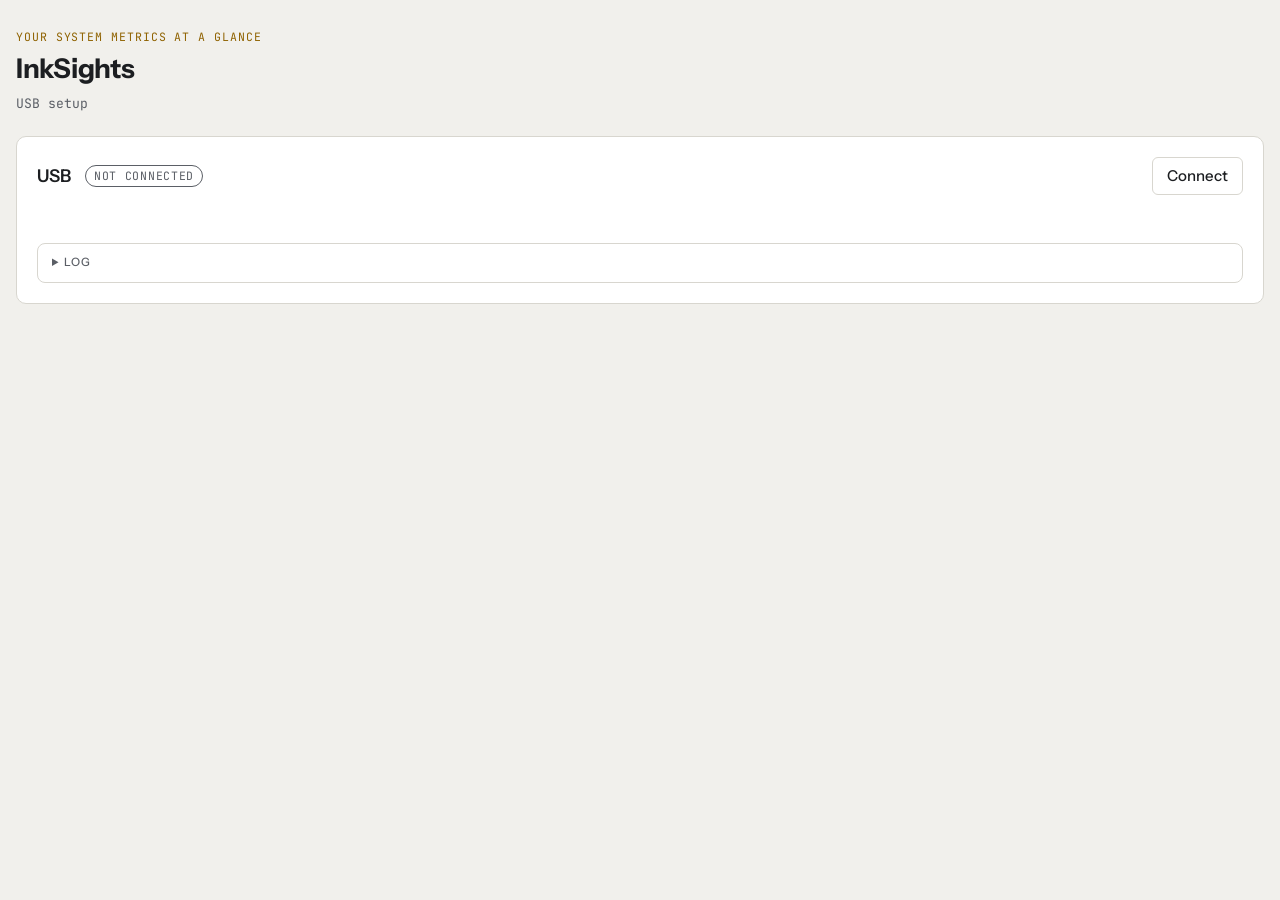
<file: usb-setup.html>
<!doctype html>
<html lang="en">
<head>
<meta charset="utf-8">
<meta name="viewport" content="width=device-width, initial-scale=1">
<title>InkSights · USB setup</title>
<!--
  InkSights USB setup: panel type, pins and (boards with WiFi) the WiFi settings of a board,
  straight over its USB port (Web Serial: Chrome or Edge). Open this file from disk, or over
  https (e.g. GitHub Pages). Nothing is sent anywhere but to the board.
-->
<link rel="preconnect" href="https://fonts.googleapis.com">
<link rel="preconnect" href="https://fonts.gstatic.com" crossorigin>
<link rel="stylesheet" href="https://fonts.googleapis.com/css2?family=Instrument+Sans:wght@400;500;600;700&family=JetBrains+Mono:wght@400;500&display=swap">
<script>
// Load the shared page files fresh every time (opened from disk, browsers may keep an old copy)
const BUST = "?" + Date.now();
document.write(`<link rel="stylesheet" href="server/web/inksights.css${BUST}">`);
</script>
</head>
<body>
<main class="wrap">
  <header class="top">
    <div>
      <span class="eyebrow">YOUR SYSTEM METRICS AT A GLANCE</span>
      <h1>InkSights</h1>
      <span class="status">USB setup</span>
    </div>
  </header>
  <div id="usb"></div>
</main>
<script>
document.write(`<script src="server/web/inksights-ui.js${BUST}"><\/script><script src="server/web/inksights-usb.js${BUST}"><\/script>`);
</script>
<script>
InkSightsUSB.mount(document.getElementById("usb"));
</script>
</body>
</html>
</file>
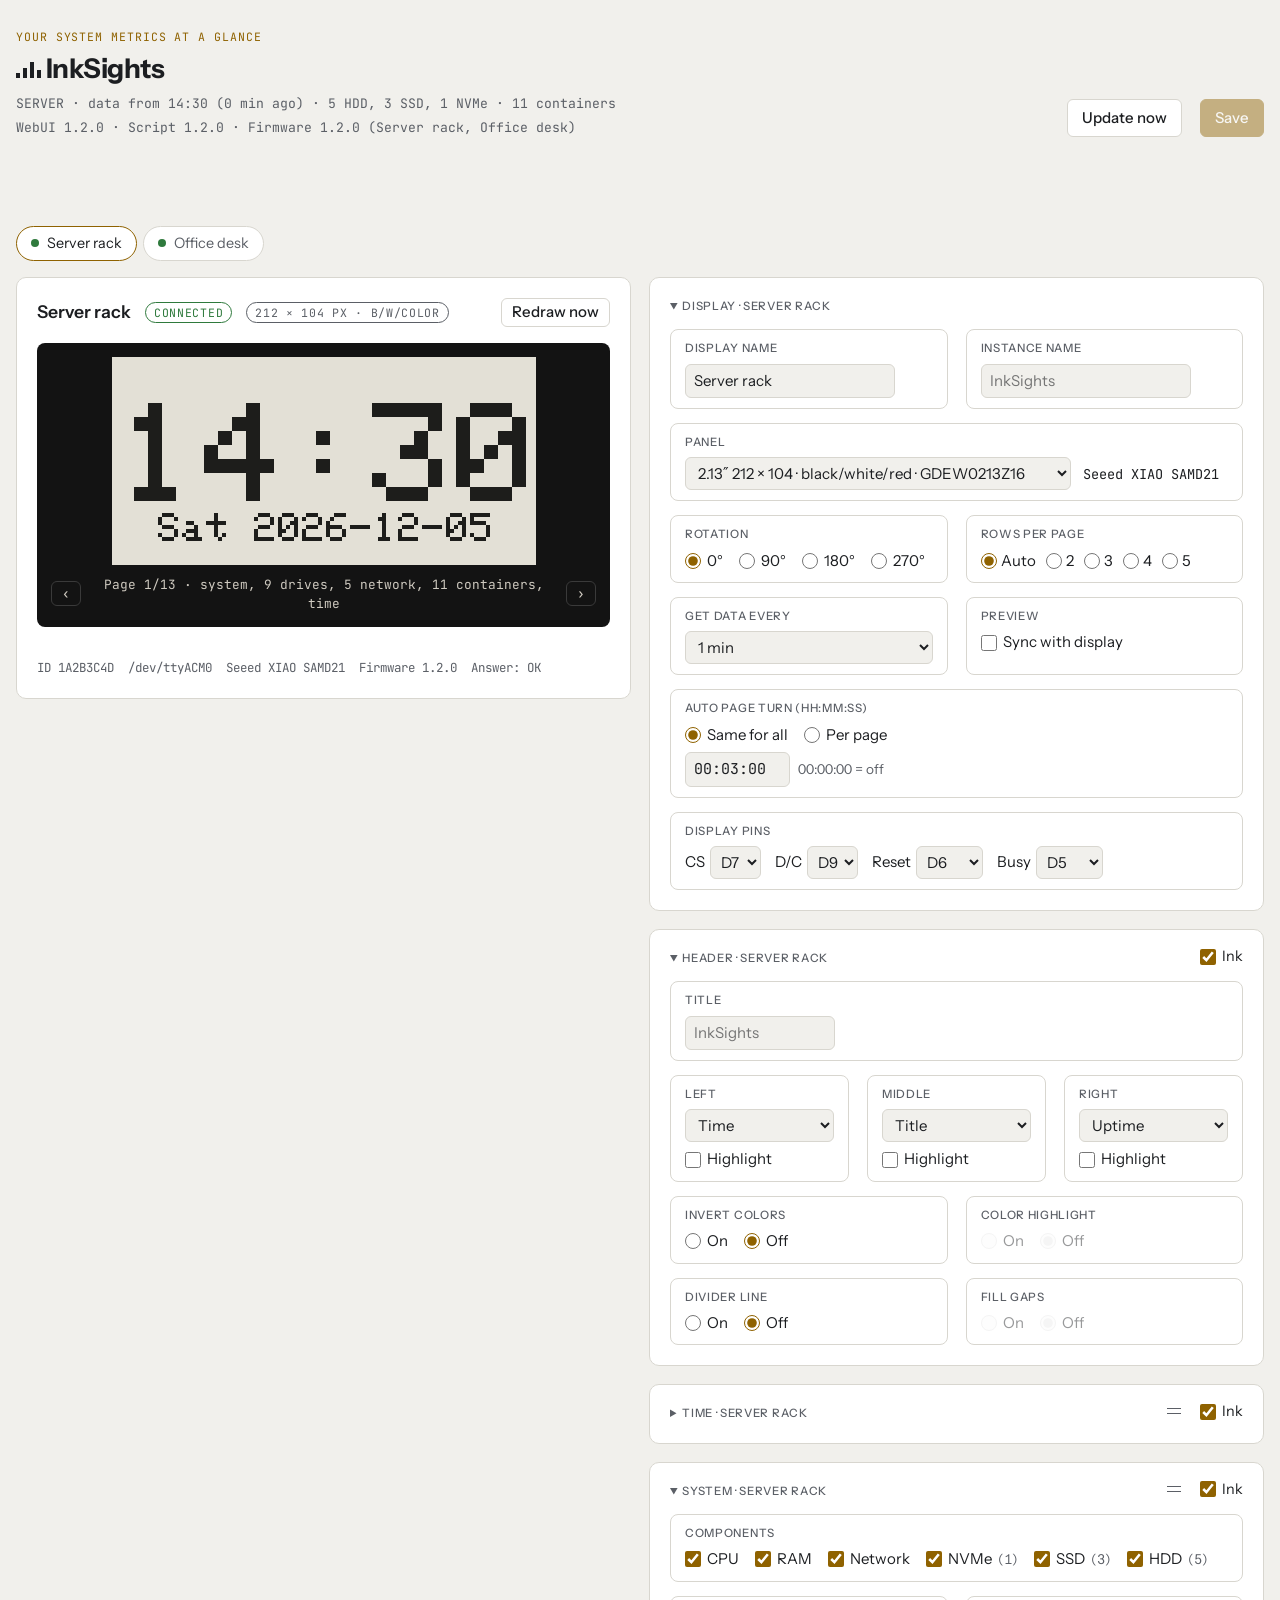
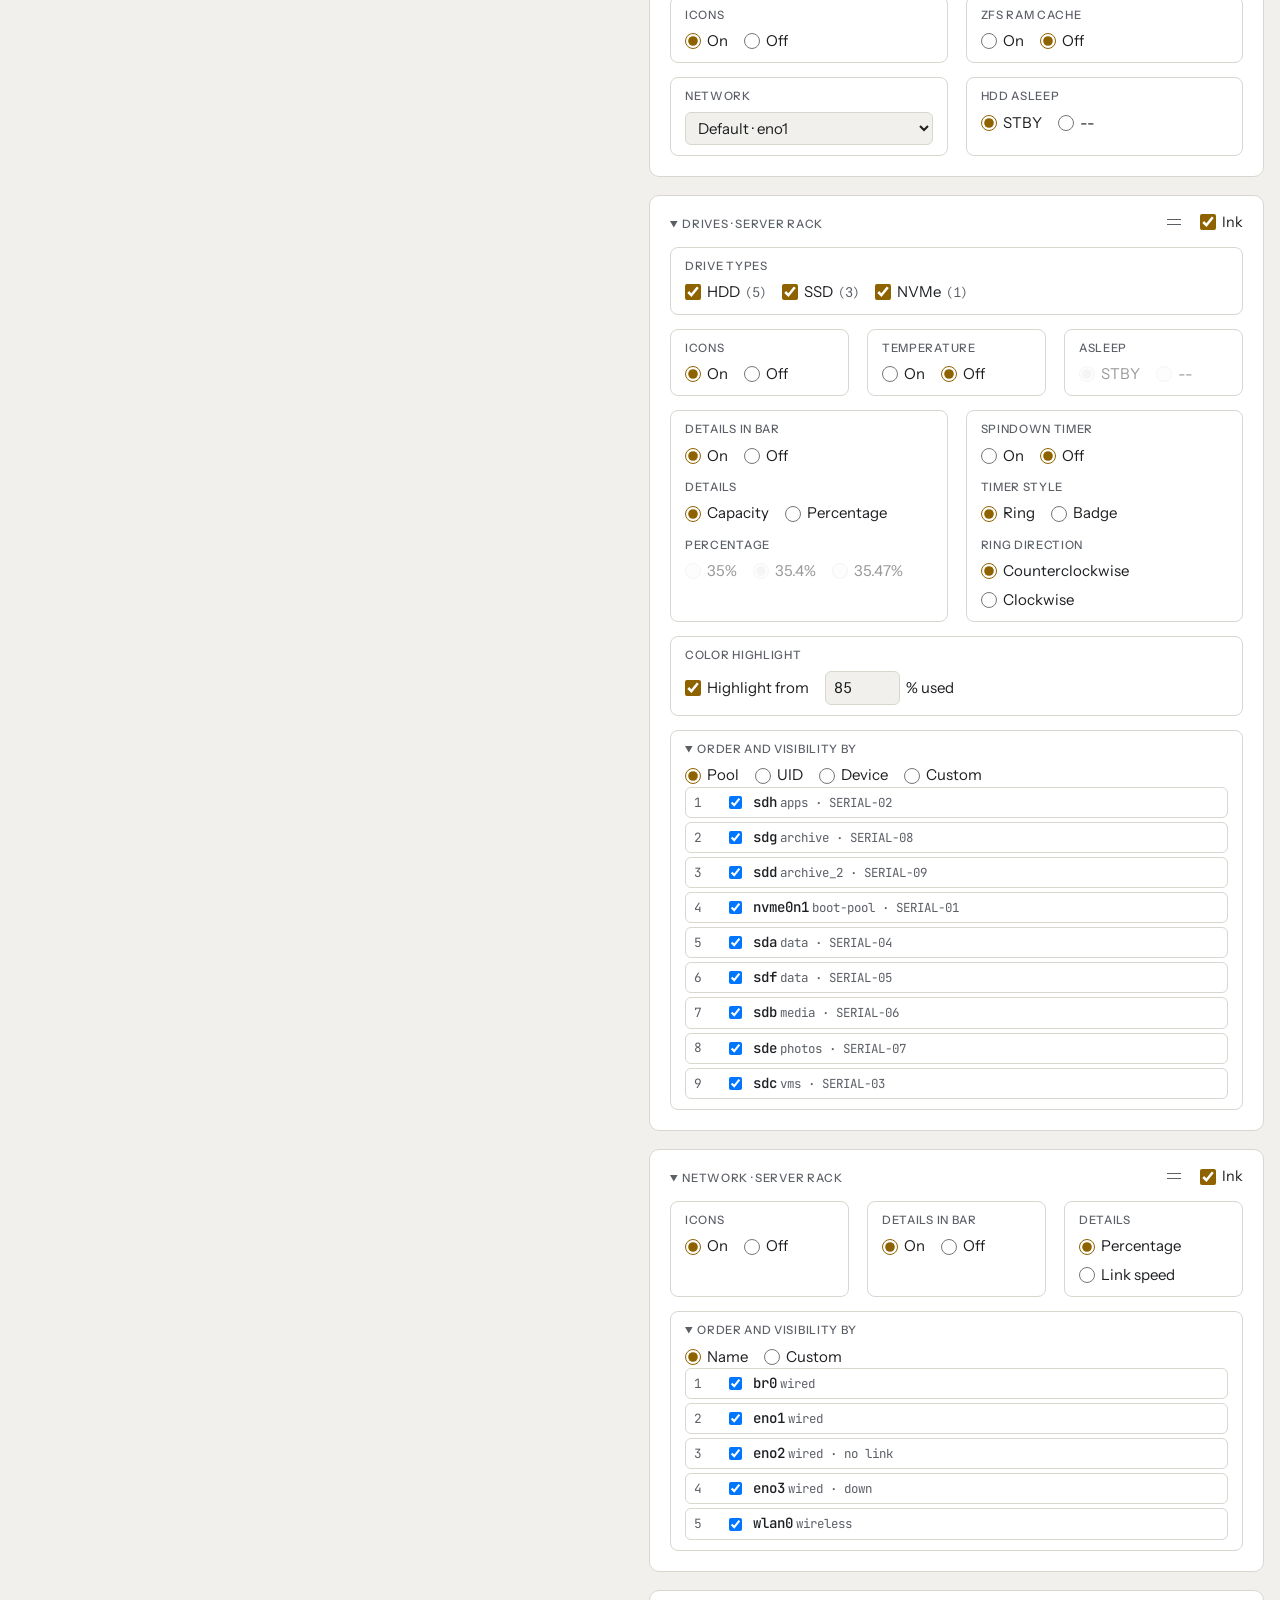
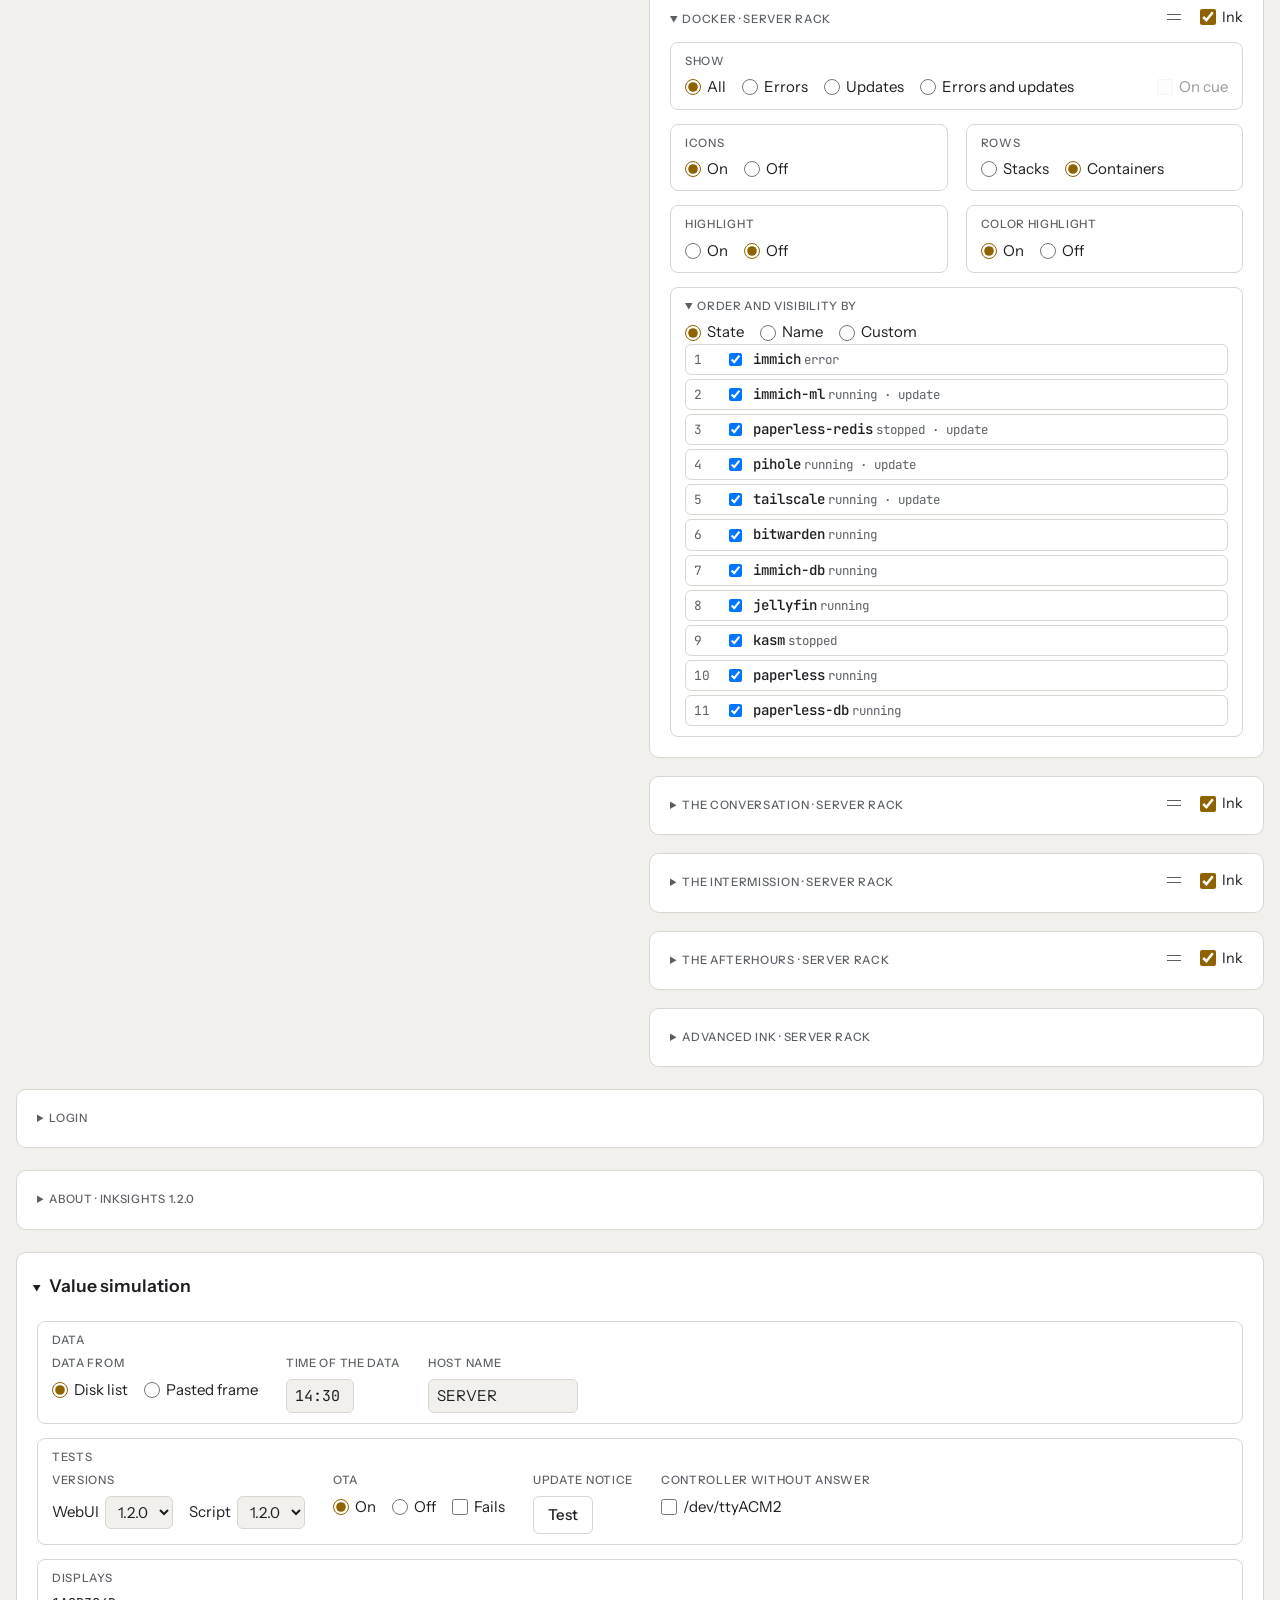
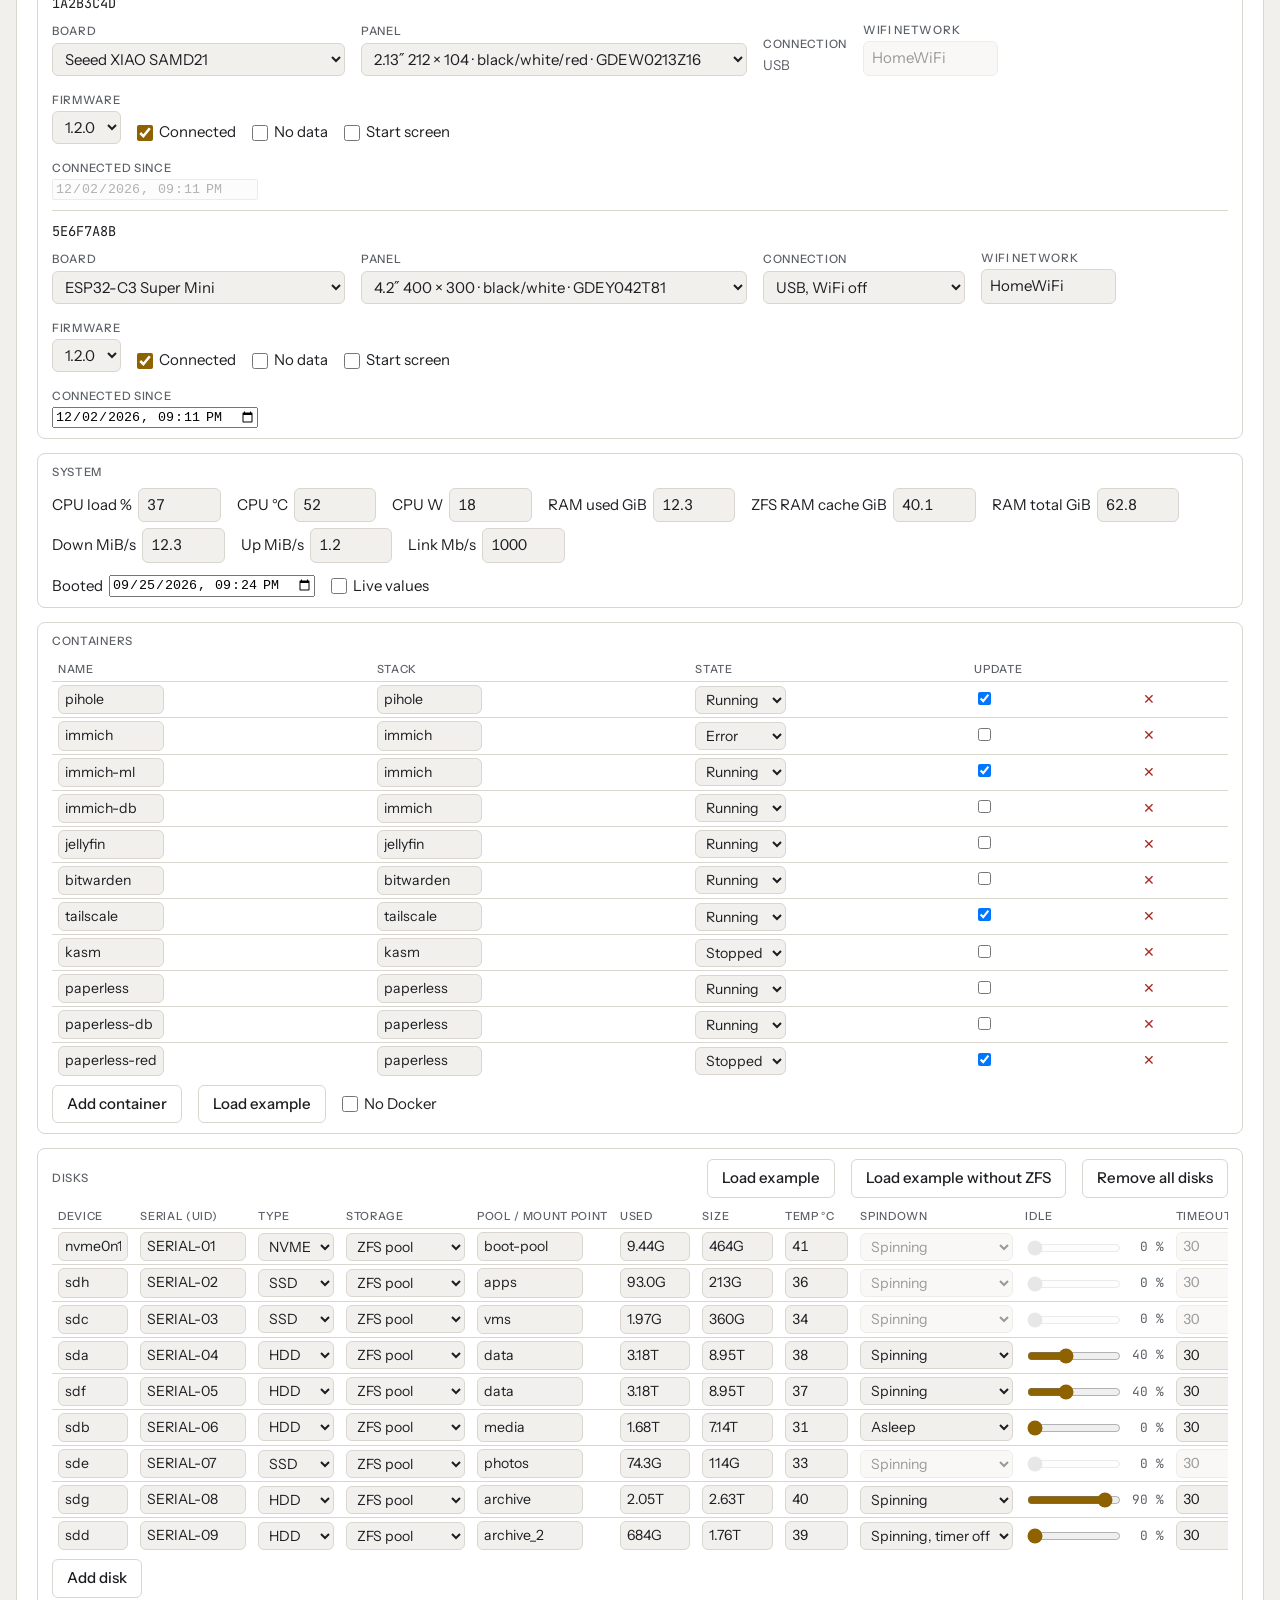
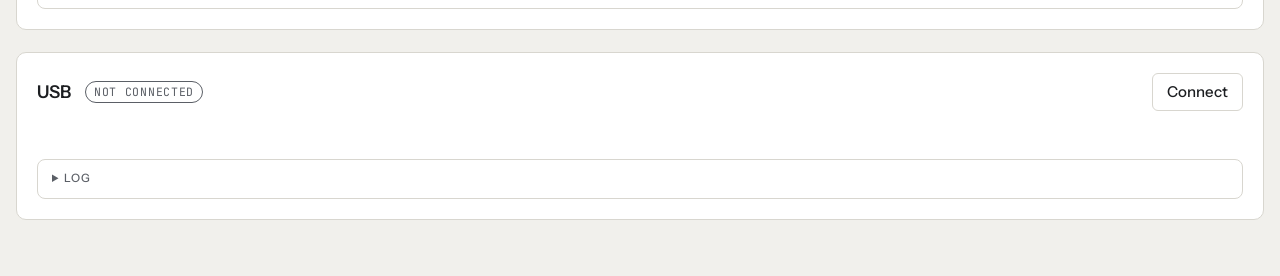
<file: simulator/simulator.html>
<!doctype html>
<html lang="en">
<head>
<meta charset="utf-8">
<meta name="viewport" content="width=device-width, initial-scale=1">
<title>InkSights Simulator</title>
<!--
  Simulator: the settings page itself (../server/web/inksights-ui.js, the same code as the
  real page) with simulated data instead of the server: two displays, a disk list or a pasted
  frame. The "Value simulation" card below sets the simulated hardware. The drawing comes from
  ../server/web/inksights-render.js, so the previews show exactly what the firmware draws.
  Open this file directly in the browser; nothing is sent anywhere.
-->
<link rel="preconnect" href="https://fonts.googleapis.com">
<link rel="preconnect" href="https://fonts.gstatic.com" crossorigin>
<link rel="stylesheet" href="https://fonts.googleapis.com/css2?family=Instrument+Sans:wght@400;500;600;700&family=JetBrains+Mono:wght@400;500&display=swap">
<script>
// Load the shared page files fresh every time (opened from disk, browsers may keep an old copy)
const BUST = "?" + Date.now();
document.write(`<link rel="stylesheet" href="../server/web/inksights.css${BUST}">`);
</script>
</head>
<body>
<main class="wrap">
  <div id="app" style="display: contents"></div>

  <section class="card" aria-labelledby="simHead">
    <details class="sim-fold" id="simFold" open>
    <summary><h2 id="simHead">Value simulation</h2></summary>
    <div class="sub-body">
    <div class="form">
      <!-- framed: where the data come from, then the tests of special cases -->
      <div class="field wide boxed"><span class="label">Data</span>
        <div class="choices header-sec">
          <div class="field"><span class="label">Data from</span><span class="choices" id="source"></span></div>
          <label class="field"><span class="label">Time of the data</span><input type="text" id="time" maxlength="5" autocomplete="off" style="width: 4.5em; font-family: var(--font-mono)"></label>
          <label class="field"><span class="label">Host name</span><input type="text" id="host" maxlength="16" autocomplete="off" style="max-width: 10em"></label>
        </div>
      </div>
      <div class="field wide boxed"><span class="label">Tests</span>
        <div class="choices header-sec">
          <div class="field"><span class="label">Versions</span><span class="choices" id="versions-sim"></span></div>
          <div class="field"><span class="label">OTA</span><span class="choices" id="ota-sim"></span></div>
          <div class="field"><span class="label">Update notice</span><span class="choices"><button class="btn" id="testUpdate" type="button">Test</button></span></div>
          <div class="field"><span class="label">Controller without answer</span><span class="choices" id="oldfw"></span></div>
        </div>
      </div>
      <div class="field wide boxed"><span class="label">Displays</span><div class="sim-grid" id="hw"></div></div>
      <div class="field wide boxed"><span class="label">System</span><div class="choices" id="sys"></div></div>
      <!-- the Docker containers of the server: name, state, a newer image out -->
      <div class="field wide boxed"><span class="label">Containers</span>
        <div class="table-wrap">
          <table>
            <thead><tr><th>Name</th><th>Stack</th><th>State</th><th>Update</th><th></th></tr></thead>
            <tbody id="containers"></tbody>
          </table>
        </div>
        <div class="choices">
          <button class="btn" id="addContainer" type="button">Add container</button>
          <button class="btn" id="exampleContainers" type="button">Load example</button>
          <label class="check"><input type="checkbox" id="noDocker"> No Docker</label>
        </div>
      </div>
    </div>

    <div class="field boxed" id="disksBox">
      <div class="card-head">
        <span class="label">Disks</span>
        <span class="choices" style="margin-left: auto">
          <button class="btn" id="example" type="button">Load example</button>
          <button class="btn" id="exampleLinux" type="button">Load example without ZFS</button>
          <button class="btn" id="clear" type="button">Remove all disks</button>
        </span>
      </div>
      <div class="table-wrap">
        <table>
          <thead><tr>
            <th>Device</th><th>Serial (UID)</th><th>Type</th><th>Storage</th><th>Pool / mount point</th><th>Used</th><th>Size</th>
            <th>Temp °C</th><th>Spindown</th><th>Idle</th><th>Timeout min</th><th>Poll s</th><th></th>
          </tr></thead>
          <tbody id="disks"></tbody>
        </table>
      </div>
      <div><button class="btn" id="add" type="button">Add disk</button></div>
    </div>

    <label class="field boxed" id="pasteBox" hidden>
      <span class="label">Pasted frame</span>
      <textarea id="paste" rows="14" spellcheck="false" placeholder="#BEGIN&#10;H|SERVER|14:30|0|85|0|600&#10;D|sda|data|3.18T|8.95T|35|3|10|A&#10;#END"></textarea>
    </label>
    </div>
    </details>
  </section>

  <!-- a real board on USB: set it up, or send it the frame of a simulated display -->
  <div id="usbBox" style="display: contents"></div>
</main>

<script>
document.write(`<script src="../server/web/inksights-render.js${BUST}"><\/script><script src="../server/web/inksights-ui.js${BUST}"><\/script>` +
  `<script src="../server/web/inksights-usb.js${BUST}"><\/script>`);
</script>
<script>
"use strict";
const $ = id => document.getElementById(id);
const STORE = "inksights-simulator-v1";
const IDS = ["1A2B3C4D", "5E6F7A8B"];              // simulated chip IDs
const DISPLAY_NAMES = ["Server rack", "Office desk"];   // their display names when none is set
const PORTS = ["/dev/ttyACM0", "/dev/ttyACM1"];
const IPS = ["192.168.1.51", "192.168.1.52"];

// Panel types: the table of the settings page (InkSightsUI.PANELS, with the yellow colour panels); the
// board reports the one it runs
const PANELS = InkSightsUI.PANELS;
const panelById = id => PANELS.find(p => p.id === id) || PANELS[0];
const OLD_PANELS = { "212x104x3": 1, "250x122x3": 3, "250x122x2": 4, "400x300x2": 5 };   // saved by earlier versions

// One disk as edited here; turned into a state.json entry (what inksights.sh writes)
const EXAMPLE = [
  { dev: "nvme0n1", uid: "SERIAL-01", type: "nvme", pool: "boot-pool", used: "9.44G", total: "464G", temp: 41 },
  { dev: "sdh", uid: "SERIAL-02", type: "ssd", pool: "apps", used: "93.0G", total: "213G", temp: 36 },
  { dev: "sdc", uid: "SERIAL-03", type: "ssd", pool: "vms", used: "1.97G", total: "360G", temp: 34 },
  { dev: "sda", uid: "SERIAL-04", type: "hdd", pool: "data", used: "3.18T", total: "8.95T", spin: "A", idle: 40, temp: 38 },
  { dev: "sdf", uid: "SERIAL-05", type: "hdd", pool: "data", used: "3.18T", total: "8.95T", spin: "A", idle: 40, temp: 37 },
  { dev: "sdb", uid: "SERIAL-06", type: "hdd", pool: "media", used: "1.68T", total: "7.14T", spin: "S", idle: 0, temp: 31 },
  { dev: "sde", uid: "SERIAL-07", type: "ssd", pool: "photos", used: "74.3G", total: "114G", temp: 33 },
  { dev: "sdg", uid: "SERIAL-08", type: "hdd", pool: "archive", used: "2.05T", total: "2.63T", spin: "A", idle: 90, temp: 40 },
  { dev: "sdd", uid: "SERIAL-09", type: "hdd", pool: "archive_2", used: "684G", total: "1.76T", spin: "A?", idle: 0, temp: 39 },
].map(d => Object.assign({ spin: "A", idle: 0, timeout: 30, poll: 60, fs: "zfs" }, d));
// A Linux server without ZFS: filesystems named after their mount point, one RAID (md) of two disks,
// btrfs over two disks, a disk with nothing mounted
const EXAMPLE_LINUX = [
  { dev: "nvme0n1", uid: "SERIAL-11", type: "nvme", fs: "ext4", pool: "/", used: "38.2G", total: "468G", temp: 44 },
  { dev: "sda", uid: "SERIAL-12", type: "hdd", fs: "xfs", pool: "/srv/media", used: "5.12T", total: "7.27T", spin: "A", idle: 30, temp: 36 },
  { dev: "sdb", uid: "SERIAL-13", type: "hdd", fs: "xfs", pool: "/srv/media", used: "5.12T", total: "7.27T", spin: "A", idle: 30, temp: 37 },
  { dev: "sdc", uid: "SERIAL-14", type: "hdd", fs: "btrfs", pool: "/mnt/backup", used: "1.10T", total: "3.64T", spin: "S", idle: 0, temp: 30 },
  { dev: "sdd", uid: "SERIAL-15", type: "hdd", fs: "btrfs", pool: "/mnt/backup", used: "1.10T", total: "3.64T", spin: "S", idle: 0, temp: 30 },
  { dev: "sde", uid: "SERIAL-16", type: "ssd", fs: "ext4", pool: "/var/lib/docker", used: "61.0G", total: "234G", temp: 35 },
  { dev: "sdf", uid: "SERIAL-17", type: "hdd", fs: "none", pool: "", used: "", total: "4.00T", spin: "S", idle: 0, temp: 29 },
].map(d => Object.assign({ spin: "A", idle: 0, timeout: 30, poll: 60 }, d));
const STORAGE = [["zfs", "ZFS pool"], ["ext4", "ext4"], ["xfs", "XFS"], ["btrfs", "btrfs"], ["none", "Not mounted"]];
// Name as inksights.sh shows it: a ZFS pool by its name, a filesystem by the last part of its
// mount point ("/" = root)
function storageName(d) {
  const p = (d.pool || "").trim();
  if ((d.fs || "zfs") === "zfs" || !p.startsWith("/")) return p;
  return p === "/" ? "root" : p.replace(/\/+$/, "").split("/").pop().replace(/[^A-Za-z0-9._-]/g, "").slice(0, 15);
}

// Local date and time as the datetime-local field shows it
const localStamp = d => {
  const p = n => String(n).padStart(2, "0");
  return `${d.getFullYear()}-${p(d.getMonth() + 1)}-${p(d.getDate())}T${p(d.getHours())}:${p(d.getMinutes())}`;
};
// Example: connected to the WiFi 2 days, 5 hours and 13 minutes before now
function wifiSinceExample() {
  const d = new Date();
  d.setMinutes(d.getMinutes() - (2 * 1440 + 5 * 60 + 13));
  return localStamp(d);
}
// Per display: board, panel, connection, and the WiFi it reports (network name, connected since)
const hwDefaults = (board, panel) => ({ board, panel, connected: true, transport: "usb", net: "off", ssid: "HomeWiFi", since: wifiSinceExample() });
// System values as inksights.sh reads them; empty = unknown
const SYS_FIELDS = [
  ["cpu", "CPU load %", 0, 100], ["temp", "CPU °C", 0, 199], ["power", "CPU W", 0, 9999],
  ["ramUsed", "RAM used GiB", 0, 9999], ["ramArc", "ZFS RAM cache GiB", 0, 9999], ["ramTotal", "RAM total GiB", 0, 9999],
  ["rx", "Down MiB/s", 0, 99999], ["tx", "Up MiB/s", 0, 99999], ["link", "Link Mb/s", 0, 1000000],
];
// Example start of the server: 2 months, 9 days and 5 hours before now (local time, as the
// datetime-local field shows it)
function bootExample() {
  const d = new Date();
  d.setMonth(d.getMonth() - 2);
  d.setDate(d.getDate() - 9);
  d.setHours(d.getHours() - 5);
  return localStamp(d);
}
// "Now" of the simulation: today at the time of the data (or the real time)
function simNow() {
  const now = new Date(), [hh, mm] = /^\d\d:\d\d$/.test(sim.time) ? sim.time.split(":").map(Number) : [now.getHours(), now.getMinutes()];
  now.setHours(hh, mm, 0, 0);
  return now.getTime();
}
// Docker containers: R running, E error (exited with an error, restarting, unhealthy), S stopped; update = a
// newer image is out; stack = its Compose project (empty: none, it is its own)
const DOCKER_EXAMPLE = [
  { name: "pihole", stack: "pihole", state: "R", update: true },
  { name: "immich", stack: "immich", state: "E", update: false }, { name: "immich-ml", stack: "immich", state: "R", update: true },
  { name: "immich-db", stack: "immich", state: "R", update: false },
  { name: "jellyfin", stack: "jellyfin", state: "R", update: false }, { name: "bitwarden", stack: "bitwarden", state: "R", update: false },
  { name: "tailscale", stack: "tailscale", state: "R", update: true }, { name: "kasm", stack: "kasm", state: "S", update: false },
  { name: "paperless", stack: "paperless", state: "R", update: false }, { name: "paperless-db", stack: "paperless", state: "R", update: false },
  { name: "paperless-redis", stack: "paperless", state: "S", update: true },
];
// the examples of earlier versions: a saved list that is still one of them gets the current one
const OLD_DOCKER_EXAMPLES = ["home-assistant,immich-server,inksights,inksights-script,jellyfin,nextcloud,paperless,pihole,vaultwarden", "pihole,immich,jellyfin,bitwarden",
  "pihole,immich,jellyfin,bitwarden,tailscale,kasm,paperless"];
const SYS_EXAMPLE = { cpu: 37, temp: 52, power: 18, ramUsed: 12.3, ramArc: 40.1, ramTotal: 62.8, rx: 12.3, tx: 1.2, link: 1000, boot: bootExample() };
const DEFAULTS = {
  source: "list", time: "14:30", host: "SERVER", disks: EXAMPLE, paste: "", sys: SYS_EXAMPLE, docker: DOCKER_EXAMPLE,
  pagename: "", interval: 10, oldFw: false, config: {},
  hw: [hwDefaults("xiao-samd21", 1), hwDefaults("esp32-c3-supermini", 5)],
};
let sim = load();

function load() {
  try {
    const saved = JSON.parse(localStorage.getItem(STORE) || "null");
    if (saved && typeof saved === "object" && Array.isArray(saved.hw) && saved.hw.length === 2) {
      const merged = Object.assign(structuredClone(DEFAULTS), saved);
      merged.sys = Object.assign(structuredClone(SYS_EXAMPLE), saved.sys || {});
      merged.hw = saved.hw.map((h, i) => Object.assign(structuredClone(DEFAULTS.hw[i]), h));
      for (const h of merged.hw) if (typeof h.panel === "string") h.panel = OLD_PANELS[h.panel] || 1;
      if (merged.host === "TRUENAS") merged.host = DEFAULTS.host;   // the host name of an earlier version
      // versions picked while 1.0 was the current one: the current one again
      if (["1.0", "1.1", "1.1.0", "1.1.1", "1.1.2"].includes(merged.appVer)) delete merged.appVer;
      if (["1.0", "1.1", "1.1.0", "1.1.1", "1.1.2"].includes(merged.scriptVer)) delete merged.scriptVer;
      for (const h of merged.hw) if (["0.9", "1.0", "1.1", "1.1.0", "1.1.1", "1.1.2"].includes(h.fw)) delete h.fw;
      if (Array.isArray(merged.docker) && OLD_DOCKER_EXAMPLES.includes(merged.docker.map(c => c.name).join(","))) merged.docker = structuredClone(DOCKER_EXAMPLE);
      return merged;
    }
  } catch (e) { /* private window or blocked storage: start with the defaults */ }
  return structuredClone(DEFAULTS);
}
function save() {
  try { localStorage.setItem(STORE, JSON.stringify(sim)); } catch (e) { /* not essential */ }
}

function el(tag, attrs = {}, ...kids) {
  const e = document.createElement(tag);
  for (const [k, v] of Object.entries(attrs)) {
    if (k.startsWith("on")) e.addEventListener(k.slice(2), v);
    else if (k === "value") e.value = v;
    else if (k === "checked" || k === "disabled" || k === "selected") e[k] = !!v;
    else e.setAttribute(k, v);
  }
  e.append(...kids);
  return e;
}

// "3.18T" -> bytes (binary units, like hsize() in inksights.sh); -1 = not a size
function parseBytes(s) {
  const m = /^\s*(\d+(?:\.\d+)?)\s*([KMGTP]?)i?B?\s*$/i.exec(s || "");
  if (!m) return -1;
  return Math.round(Number(m[1]) * 1024 ** " KMGTP".indexOf(m[2].toUpperCase() || " "));
}

function toState(d) {
  const used = parseBytes(d.used), total = parseBytes(d.total);
  const name = (d.fs || "zfs") === "none" ? "" : storageName(d);
  const pool = name && used >= 0 && total > 0 ? name : "";
  const timeout = Math.max(1, Math.round(d.timeout * 60)), poll = Math.max(1, Math.round(d.poll));
  return {
    dev: d.dev.trim() || "?", uid: d.uid.trim() || d.dev.trim(), type: d.type, pool,
    used: pool ? used : 0, total: pool ? total : 0, size: pool ? 0 : Math.max(0, total),
    // spin: A / S = timer running; "A?" / "S?" = timer not running, last known state; "?" = unknown
    state: d.type !== "hdd" ? "N" : d.spin[0], stale: d.spin.length > 1, idle: Math.round(d.idle / 100 * timeout), timeout, poll,
    // °C like inksights.sh: empty = unknown; a sleeping hard disk -2 ("--" or "STBY")
    temp: d.type === "hdd" && d.spin[0] === "S" ? -2 : Number.isInteger(d.temp) ? d.temp : null,
  };
}

// "Live values": a running system for the displays with fast refresh. The system values wander a
// little around the ones set below, the drive temperatures by a degree now and then, and the
// spindown timers of the spinning hard disks count down from the moment it was ticked
let liveStart = Date.now(), wander = {};
function wobble(key, base, spread, lo, hi) {
  const v = (wander[key] ?? base) + (Math.random() - 0.5) * spread;   // a random step ...
  return (wander[key] = Math.min(hi, Math.max(lo, v + (base - v) * 0.2)));   // ... pulled back to the set value
}
function liveSys() {
  const y = { ...sim.sys }, set = k => typeof y[k] === "number" && y[k] >= 0;
  if (set("cpu")) y.cpu = Math.round(wobble("cpu", y.cpu, 20, 0, 100));
  if (set("temp")) y.temp = Math.round(wobble("temp", y.temp, 3, 0, 199));
  if (set("power")) y.power = Math.round(wobble("power", y.power, 6, 0, 9999));
  if (set("ramUsed")) y.ramUsed = wobble("ram", y.ramUsed, 0.4, 0, set("ramTotal") ? y.ramTotal : 9999);
  if (set("rx")) y.rx = wobble("rx", y.rx, y.rx + 0.1, 0, 99999);
  if (set("tx")) y.tx = wobble("tx", y.tx, y.tx + 0.1, 0, 99999);
  return y;
}
function liveDisk(d, i) {
  const out = { ...d };
  if (Number.isInteger(d.temp)) {
    if (Math.random() < 0.15) wobble(`t${i}`, d.temp, 2, 0, 99);
    out.temp = Math.round(wander[`t${i}`] ?? d.temp);
  }
  if (d.type === "hdd" && d.spin === "A") out.idle = Math.min(100, d.idle + (Date.now() - liveStart) / 600 / Math.max(1, d.timeout));
  return out;
}

// ------------------------------------------------------------ simulated server
function stateNow(live = false) {
  const timeOk = /^\d\d:\d\d$/.test(sim.time);
  const displays = [];
  sim.hw.forEach((h, i) => {
    if (!h.connected) return;
    const board = InkSightsUI.BOARDS[h.board] || InkSightsUI.BOARDS[InkSightsUI.DEFAULT_BOARD];
    const wifi = board.wifi && h.transport === "wifi";
    const net = !board.wifi ? "" : wifi ? "sta" : h.net;
    const panel = panelById(h.panel);
    const pins = (sim.config[IDS[i]] && sim.config[IDS[i]].pins) || board.defaults;
    displays.push({ id: IDS[i], port: wifi ? "WiFi" : PORTS[i], transport: wifi ? "wifi" : "usb", size: panel.size.join("x"),
      colors: panel.colors, panel: panel.id, pins: pins.join(","), board: h.board, wifi: board.wifi ? 1 : 0, fw: h.fw || "1.2.0", net, ota: otaRun[i] || null,
      seen: simSeen[i] ? Math.floor(simSeen[i] / 1000) : 0,   // its last fetch over WiFi (epoch s), 0 = none
      ssid: net === "sta" ? h.ssid || "" : "", online: net === "sta" ? onlineSecs(h.since) : -1,   // seconds connected
      ip: net === "sta" ? IPS[i] : net === "ap" ? "192.168.4.1" : "", fast: panel.fast ? 1 : 0, answer: "OK",
      nothingToInk: !!h.noData,   // "No data": connected, but nothing to show -> "Nothing to ink"
      // its start screen, before the first data; with the setup access point open it shows the password
      splash: !!h.splash, apKey: (sim.config[IDS[i]] && sim.config[IDS[i]].wifi && sim.config[IDS[i]].wifi.apPass) || "ink!1234" });
  });
  if (sim.oldFw) displays.push({ port: "/dev/ttyACM2", id: "", error: "No answer with chip ID (old firmware?)" });
  const disks = sim.disks.map((d, i) => toState(live ? liveDisk(d, i) : d));
  return { version: sim.scriptVer || "1.2.0",
    host: sim.host || "SERVER", updated: timeOk ? Math.floor(Date.now() / 1000) : 0, timeText: timeOk ? sim.time : "--:--",
    disks, displays, system: systemNow(disks, live ? liveSys() : sim.sys),
    docker: sim.noDocker ? null : (sim.docker || []).map(c => ({ name: c.name, state: c.state, update: !!c.update, stack: c.stack || "" })) };
}

// Seconds since the WiFi connected ("Connected since"); empty or in the future = unknown
function onlineSecs(since) {
  const t = typeof since === "string" ? new Date(since).getTime() : NaN, now = simNow();
  return t <= now ? Math.floor((now - t) / 1000) : -1;
}

// state.system like inksights.sh writes it: RAM in MiB, network in KiB/s, -1 = unknown
function systemNow(disks, y) {
  const num = (k, f = 1) => (typeof y[k] === "number" && y[k] >= 0 ? Math.round(y[k] * f) : -1);
  // interfaces like inksights.sh reports them; state U up / L no link / D down, wireless for WiFi
  const eno1 = { name: "eno1", rx: num("rx", 1024), tx: num("tx", 1024), speed: num("link"), wireless: 0, state: "U" };
  // uptime from the start of the server ("Booted") to the time of the data (today), in full calendar
  // months and the minutes after them like inksights.sh; empty or in the future = unknown
  const now = new Date(simNow());
  const boot = typeof y.boot === "string" ? new Date(y.boot).getTime() : NaN;
  const up = boot <= now.getTime() ? EPD.uptimeSplit(boot, now.getTime()) : null;
  return {
    uptime: up ? Math.floor((now.getTime() - boot) / 1000) : -1, upMonths: up ? up.months : 0, upRest: up ? up.min : -1,
    cpu: num("cpu"), temp: num("temp"), power: num("power"),
    ramUsed: num("ramUsed", 1024), ramArc: num("ramArc", 1024), ramTotal: num("ramTotal", 1024),
    ifaces: [eno1, { name: "eno2", rx: 0, tx: 0, speed: -1, wireless: 0, state: "L" }, { name: "eno3", rx: -1, tx: -1, speed: -1, wireless: 0, state: "D" },
      { name: "br0", rx: eno1.rx, tx: eno1.tx, speed: -1, wireless: 0, state: "U" }, { name: "wlan0", rx: 220, tx: 35, speed: 300, wireless: 1, state: "U" }],
    defaultIface: "eno1",
    // temperatures per drive (disk list, column "Temp °C"); HDDs only when one of them has a value
    // (as if drive-temp-export ran), a sleeping one -2
    nvme: disks.filter(d => d.type === "nvme").map(d => ({ dev: d.dev, temp: d.temp == null ? -1 : d.temp })),
    ssd: disks.filter(d => d.type === "ssd").map(d => ({ dev: d.dev, temp: d.temp == null ? -1 : d.temp })),
    hdd: sim.disks.some(d => d.type === "hdd" && Number.isInteger(d.temp))
      ? disks.filter(d => d.type === "hdd").map(d => ({ dev: d.dev, temp: d.temp == null ? -1 : d.temp })) : [],
  };
}

function buildSys() {
  $("sys").replaceChildren(...SYS_FIELDS.map(([k, label, lo, hi]) => el("label", { class: "check" }, `${label} `,
    el("input", { type: "number", min: String(lo), max: String(hi), step: "any", value: sim.sys[k] >= 0 ? String(sim.sys[k]) : "",
      style: "width: 5.5em", oninput: e => { const v = e.target.value.trim(); sim.sys[k] = v === "" ? -1 : Number(v); update(); } }))),
    el("span", { style: "flex-basis: 100%; height: 0" }),   // own line: when the server started, live values
    el("label", { class: "check" }, "Booted ",
      el("input", { type: "datetime-local", value: typeof sim.sys.boot === "string" ? sim.sys.boot : "",
        oninput: e => { sim.sys.boot = e.target.value; update(); } })),
    // a running system: changing values on the displays with fast refresh, as often as they refresh
    el("label", { class: "check" },
      el("input", { type: "checkbox", checked: !!sim.liveOn, onchange: e => { sim.liveOn = e.target.checked; liveStart = Date.now(); wander = {}; save(); } }),
      "Live values"));
}

// The browser gets WiFi passwords only as "set", like from the real app
function publicConfig() {
  const out = structuredClone(sim.config);
  for (const s of Object.values(out)) {
    const w = s.wifi || {};
    w.passSet = !!w.pass; w.apPassSet = !!w.apPass;
    delete w.pass; delete w.apPass;
    s.wifi = w;
  }
  // a display without a name gets one, so the simulator shows what the field is for: where it hangs
  IDS.forEach((id, i) => { if (!out[id]) out[id] = {}; if (!out[id].dname) out[id].dname = DISPLAY_NAMES[i]; });
  return out;
}

let usb = null;   // the USB card, mounted below
const ui = InkSightsUI.start({
  root: $("app"),
  tabs: true,           // one tab per display, the preview beside its cards
  docker: true,         // the Docker card and pages (state.docker)
  otaPlus: true,        // firmware updates with a counting status, last contact, Force reinstall
  pageTimes: true,      // Auto page turn: the same time for all, or per page
  resetDefaults: true,  // Maintenance: Reset to defaults (with Reset WiFi)
  dockerStacks: true,   // Docker: one row per stack
  // Login card: the login of the settings page, off by default (the simulator keeps it in its stored settings)
  login: async (on, current, next) => {
    if (sim.loginOn && current !== sim.loginPass) throw new Error("The current password is wrong.");
    sim.loginOn = on;
    sim.loginPass = on ? next : "";
    save();
  },
  offlineNoData: true,  // "Connected" off: the display shows "NO DATA" / "Check connection"
  load: async () => ({ state: stateNow(), config: publicConfig(), interval: sim.interval, pagename: sim.pagename, defaultPagename: "InkSights", version: sim.appVer || "1.2.0", versionCheck: true, afterhours: true, otaEnabled: !sim.otaOff,
    login: { on: !!sim.loginOn, user: "inksights" },
    // the firmware the WebUI carries: one per board with WiFi, the version of the WebUI
    firmware: Object.fromEntries(Object.entries(InkSightsUI.BOARDS).filter(([, b]) => b.wifi).map(([k]) => [k, { version: sim.appVer || "1.2.0", size: 1147760 }])) }),
  // OTA update: the board waits for its next fetch, loads the firmware and restarts with it (not kept)
  ota: async (id, version) => {
    const i = IDS.indexOf(id);
    if (i < 0) throw new Error("Unknown display.");
    otaSteps(i, version);
  },
  // manual update: the file goes to the board like the one the WebUI carries; the simulator takes the version of
  // the WebUI for it (the file names none)
  otaFile: async id => {
    const i = IDS.indexOf(id);
    if (i < 0) throw new Error("Unknown display.");
    otaSteps(i, sim.appVer || "1.2.0");
  },
  save: async body => {
    const next = {};
    for (const [id, s] of Object.entries(body.displays)) {
      const old = (sim.config[id] && sim.config[id].wifi) || {};
      const w = s.wifi || {};
      next[id] = { ...s, wifi: { ...w, pass: w.pass == null ? old.pass || "" : w.pass, apPass: w.apPass == null ? old.apPass || "" : w.apPass } };
    }
    // WiFi settings reset (Reset to defaults, Reset WiFi): the board forgets its network and opens its setup
    // access point at once; a board on WiFi only is then no longer connected
    IDS.forEach((id, i) => {
      if (!next[id] || !next[id].wifiReset) return;
      delete next[id].wifiReset;
      const h = sim.hw[i];
      if (h.transport === "wifi") h.connected = false;
      h.transport = "usb"; h.net = "ap";
    });
    sim.config = next; sim.interval = body.interval; sim.pagename = body.pagename;
    // a panel type chosen on the page: the board saves it and restarts with it
    IDS.forEach((id, i) => { if (next[id] && next[id].panel) sim.hw[i].panel = next[id].panel; });
    buildHw();
    save();
  },
  refresh: async () => {},
  redraw: async () => {},
  pollMs: 0,
  frameOverride: () => (sim.source === "paste" ? sim.paste : null),
  // "Live values": the frame of a display with fast refresh from changing values (none when off)
  live: async id => (sim.liveOn ? { frame: ui.frameFor(id, stateNow(true)), age: 0 } : { frame: null, age: -1 }),
  serverAddress: "http://server:8099",
  titleSuffix: " · Simulator",
});

function update(structure) {
  $("disksBox").hidden = sim.source === "paste";
  $("pasteBox").hidden = sim.source !== "paste";
  save();
  ui.reload(!!structure);
  if (usb) usb.refreshFrames();
}

// ------------------------------------------------------------ Value simulation card
// OTA updates running in the simulator, per display (not saved); at = when the state began (epoch s)
const otaRun = {};
// the request waits for the board's next fetch (every 30 s, below)
function otaSteps(i, version) {
  otaRun[i] = { state: "pending", version, at: Date.now() / 1000 };
  update();
}
// the board fetched: it loads the firmware, checks and writes it, restarts and comes back with its first fetch
// (Tests, OTA "Fails": the download breaks off at 60 %, the old firmware stays)
function otaLoad(i) {
  const version = otaRun[i].version;
  const step = (o, ms) => new Promise(r => setTimeout(() => { otaRun[i] = { ...o, at: Date.now() / 1000 }; update(); r(); }, ms));
  (async () => {
    for (let p = 0; p <= 100; p += 10) {
      if (sim.otaFail && p === 60) { await step({ state: "failed", version, error: "download interrupted" }, 400); return; }
      await step({ state: "loading", version, pct: p }, p ? 400 : 0);
    }
    await new Promise(r => setTimeout(r, 6000));
    sim.hw[i].fw = version;
    simSeen[i] = Date.now();
    await step({ state: "done", version }, 0);
  })();
}
// the boards with WiFi fetch their frame every 30 seconds: their last contact, and when an update starts
const simSeen = {};
setInterval(() => {
  const now = Date.now();
  sim.hw.forEach((h, i) => {
    const board = InkSightsUI.BOARDS[h.board] || InkSightsUI.BOARDS[InkSightsUI.DEFAULT_BOARD];
    if (!h.connected || !board.wifi || (h.transport !== "wifi" && h.net !== "sta")) { delete simSeen[i]; return; }
    if (simSeen[i] && now - simSeen[i] < 30000) return;
    if (otaRun[i] && otaRun[i].state === "loading") return;   // busy with the update
    simSeen[i] = now;
    if (otaRun[i] && otaRun[i].state === "pending") otaLoad(i);
    update();
  });
}, 1000);
// a version to choose: earlier, this one, a later one
const SIM_VERSIONS = ["1.1.2", "1.2.0", "1.3.0"];   // older, this one, newer
function verSel(cur, onPick, label) {
  return el("select", { "aria-label": label, onchange: e => onPick(e.target.value) },
    ...SIM_VERSIONS.map(v => el("option", { value: v, selected: v === cur }, v)));
}
function simRadios(name, options, current, onPick) {
  return el("span", { class: "choices" }, ...options.map(([value, label]) => el("label", { class: "check" },
    el("input", { type: "radio", name, value: String(value), checked: value === current, onchange: () => onPick(value) }), label)));
}

function buildHw() {
  // one block per display; every field with its label above, so they wrap on narrow screens
  const f = (label, control) => el("label", { class: "sim-f" }, el("span", { class: "label" }, label), control);
  const blocks = sim.hw.map((h, i) => {
    const board = InkSightsUI.BOARDS[h.board] || InkSightsUI.BOARDS[InkSightsUI.DEFAULT_BOARD];
    const conn = !board.wifi ? el("span", { class: "count" }, "USB")
      : el("select", { "aria-label": `Connection of display ${IDS[i]}`, onchange: e => {
          const [t, n] = e.target.value.split(":"); h.transport = t; h.net = n; update(true);
        } },
        ...[["usb:off", "USB, WiFi off"], ["usb:ap", "USB, setup access point"], ["usb:sta", "USB, WiFi connected"], ["wifi:sta", "WiFi only"]]
          .map(([v, l]) => el("option", { value: v, selected: v === `${h.transport}:${h.transport === "wifi" ? "sta" : h.net}` }, l)));
    return el("div", { class: "sim-hw" },
      el("span", { class: "ro sim-id" }, IDS[i]),
      f("Board", el("select", { "aria-label": `Board of display ${IDS[i]}`, onchange: e => {
        h.board = e.target.value;
        if (!InkSightsUI.BOARDS[h.board].wifi) { h.transport = "usb"; h.net = "off"; }
        if (sim.config[IDS[i]]) sim.config[IDS[i]].pins = null;   // the new board starts with its own default pins
        buildHw(); update(true);
      } }, ...Object.entries(InkSightsUI.BOARDS).map(([id, b]) => el("option", { value: id, selected: id === h.board }, b.name)))),
      // the panel type the board runs (as after a fresh upload): a type chosen on the page is dropped
      f("Panel", el("select", { "aria-label": `Panel of display ${IDS[i]}`, onchange: e => {
        h.panel = Number(e.target.value);
        if (sim.config[IDS[i]]) sim.config[IDS[i]].panel = null;
        update(true);
      } }, ...PANELS.map(p => el("option", { value: String(p.id), selected: p.id === h.panel }, InkSightsUI.panelLabel(p))))),
      f("Connection", conn),
      // what a board connected to a WiFi reports (WiFi page): network name and since when
      f("WiFi network", el("input", { type: "text", maxlength: "32", value: h.ssid || "", disabled: !board.wifi, autocomplete: "off", style: "width: 9em",
        "aria-label": `WiFi network of display ${IDS[i]}`, oninput: e => { h.ssid = e.target.value; update(); } })),
      el("span", { class: "sim-break" }),   // second line: firmware and the ticks
      f("Firmware", verSel(h.fw || "1.2.0", v => { h.fw = v; update(true); }, `Firmware of display ${IDS[i]}`)),
      el("label", { class: "check" }, el("input", { type: "checkbox", checked: h.connected, onchange: e => { h.connected = e.target.checked; update(true); } }), "Connected"),
      el("label", { class: "check" }, el("input", { type: "checkbox", checked: !!h.noData, onchange: e => { h.noData = e.target.checked; update(); } }), "No data"),
      el("label", { class: "check" }, el("input", { type: "checkbox", checked: !!h.splash, onchange: e => { h.splash = e.target.checked; update(); } }), "Start screen"),
      el("span", { class: "sim-break" }),   // own line: since when the board is connected to the WiFi
      f("Connected since", el("input", { type: "datetime-local", value: h.since || "", disabled: !board.wifi,
        "aria-label": `Connected since, display ${IDS[i]}`, oninput: e => { h.since = e.target.value; update(); } })));
  });
  $("hw").replaceChildren(...blocks);
}

function buildDisks() {
  $("disks").replaceChildren(...sim.disks.map((d, i) => {
    const hdd = d.type === "hdd";
    const set = (key, conv = v => v) => e => { d[key] = conv(e.target.value); update(); };
    const pct = el("span", { class: "pct" }, `${d.idle} %`);
    return el("tr", {},
      el("td", {}, el("input", { type: "text", class: "short", value: d.dev, maxlength: "9", "aria-label": "Device", oninput: set("dev") })),
      el("td", {}, el("input", { type: "text", value: d.uid, maxlength: "40", "aria-label": "Serial number", oninput: set("uid") })),
      el("td", {}, el("select", { "aria-label": "Type", onchange: e => { d.type = e.target.value; buildDisks(); update(); } },
        ...["hdd", "ssd", "nvme"].map(t => el("option", { value: t, selected: t === d.type }, t.toUpperCase())))),
      el("td", {}, el("select", { "aria-label": "Storage", onchange: e => { d.fs = e.target.value; buildDisks(); update(); } },
        ...STORAGE.map(([v, l]) => el("option", { value: v, selected: v === (d.fs || "zfs") }, l)))),
      el("td", {}, el("input", { type: "text", value: d.pool, maxlength: "40", disabled: d.fs === "none",
        placeholder: (d.fs || "zfs") === "zfs" ? "no pool" : d.fs === "none" ? "" : "/srv/data", "aria-label": "Pool or mount point", oninput: set("pool") })),
      el("td", {}, el("input", { type: "text", class: "short", value: d.used, maxlength: "7", "aria-label": "Used", oninput: set("used") })),
      el("td", {}, el("input", { type: "text", class: "short", value: d.total, maxlength: "7", "aria-label": "Size", oninput: set("total") })),
      el("td", {}, el("input", { type: "number", min: "0", max: "99", step: "1", value: Number.isInteger(d.temp) ? String(d.temp) : "", "aria-label": "Temperature in degrees Celsius",
        oninput: e => { const v = e.target.value.trim(); d.temp = /^\d{1,2}$/.test(v) ? Number(v) : null; update(); } })),
      el("td", {}, el("select", { "aria-label": "Spindown state", disabled: !hdd, onchange: set("spin") },
        ...[["A", "Spinning"], ["S", "Asleep"], ["A?", "Spinning, timer off"], ["S?", "Asleep, timer off"], ["?", "Unknown"]].map(([v, l]) => el("option", { value: v, selected: v === d.spin }, l)))),
      el("td", {}, el("input", { type: "range", min: "0", max: "100", step: "1", value: String(d.idle), disabled: !hdd, "aria-label": "Idle in percent of the timeout",
        oninput: e => { d.idle = Number(e.target.value); pct.textContent = `${d.idle} %`; update(); } }), pct),
      el("td", {}, el("input", { type: "number", min: "1", max: "1440", value: String(d.timeout), disabled: !hdd, "aria-label": "Timeout in minutes", oninput: set("timeout", v => Math.max(1, Number(v) || 1)) })),
      el("td", {}, el("input", { type: "number", min: "1", max: "3600", value: String(d.poll), disabled: !hdd, "aria-label": "Poll interval in seconds", oninput: set("poll", v => Math.max(1, Number(v) || 1)) })),
      el("td", {}, el("button", { class: "btn link", type: "button", "aria-label": `Remove ${d.dev}`, onclick: () => { sim.disks.splice(i, 1); buildDisks(); update(); } }, "✕")));
  }));
}

$("source").replaceChildren(...simRadios("sim-source", [["list", "Disk list"], ["paste", "Pasted frame"]], sim.source, v => { sim.source = v; update(true); }).children);
$("time").value = sim.time;
$("time").addEventListener("input", e => { sim.time = e.target.value; update(); });
$("host").value = sim.host;
$("host").addEventListener("input", e => { sim.host = e.target.value; update(); });
$("oldfw").replaceChildren(el("label", { class: "check" },
  el("input", { type: "checkbox", checked: sim.oldFw, onchange: e => { sim.oldFw = e.target.checked; update(); } }), "/dev/ttyACM2"));
// a release one step after this installation (or after a skipped one): the notice at the top
$("testUpdate").addEventListener("click", () => ui.testUpdate());
// Versions: of the WebUI and inksights.sh here, of the firmware per display below
$("versions-sim").replaceChildren(
  el("label", { class: "check" }, "WebUI ", verSel(sim.appVer || "1.2.0", v => { sim.appVer = v; update(true); }, "Version of the WebUI")),
  el("label", { class: "check" }, "Script ", verSel(sim.scriptVer || "1.2.0", v => { sim.scriptVer = v; update(true); }, "Version of the script")));
// OTA in the Docker settings of the server: off = no firmware updates from the page
// Fails: an update breaks off (the board keeps its firmware)
$("ota-sim").replaceChildren(simRadios("simota", [[1, "On"], [0, "Off"]], sim.otaOff ? 0 : 1, v => { sim.otaOff = v === 0; update(true); }),
  el("label", { class: "check" }, el("input", { type: "checkbox", checked: !!sim.otaFail, onchange: e => { sim.otaFail = e.target.checked; save(); } }), "Fails"));
$("paste").value = sim.paste;
$("paste").addEventListener("input", e => { sim.paste = e.target.value; update(); });
$("add").addEventListener("click", () => {
  const n = sim.disks.length;
  sim.disks.push({ dev: `sd${String.fromCharCode(97 + (n % 26))}`, uid: `NEW-${n + 1}`, type: "hdd", fs: "zfs", pool: "tank", used: "1.00T", total: "4.00T", spin: "A", idle: 0, timeout: 30, poll: 60 });
  buildDisks(); update();
});
$("example").addEventListener("click", () => { sim.disks = structuredClone(EXAMPLE); buildDisks(); update(); });
$("exampleLinux").addEventListener("click", () => { sim.disks = structuredClone(EXAMPLE_LINUX); buildDisks(); update(); });
$("clear").addEventListener("click", () => { sim.disks = []; buildDisks(); update(); });

// The container list: name, stack, state, update
function buildContainers() {
  $("containers").replaceChildren(...(sim.docker || []).map((c, i) => el("tr", {},
    el("td", {}, el("input", { type: "text", value: c.name, maxlength: "24", "aria-label": "Container name", oninput: e => { c.name = e.target.value; update(); } })),
    el("td", {}, el("input", { type: "text", value: c.stack || "", maxlength: "24", "aria-label": "Stack", oninput: e => { c.stack = e.target.value.trim(); update(); } })),
    el("td", {}, el("select", { "aria-label": "State", onchange: e => { c.state = e.target.value; update(); } },
      ...[["R", "Running"], ["E", "Error"], ["S", "Stopped"]].map(([v, l]) => el("option", { value: v, selected: v === c.state }, l)))),
    el("td", {}, el("input", { type: "checkbox", checked: !!c.update, "aria-label": "Update available", onchange: e => { c.update = e.target.checked; update(); } })),
    el("td", {}, el("button", { class: "btn link", type: "button", "aria-label": `Remove ${c.name}`, onclick: () => { sim.docker.splice(i, 1); buildContainers(); update(); } }, "✕")))));
}
$("addContainer").addEventListener("click", () => {
  if (!Array.isArray(sim.docker)) sim.docker = [];
  sim.docker.push({ name: `app-${sim.docker.length + 1}`, state: "R", update: false });
  buildContainers(); update();
});
$("exampleContainers").addEventListener("click", () => { sim.docker = structuredClone(DOCKER_EXAMPLE); buildContainers(); update(); });
// no Docker on the system: the Docker page says "Docker not found"
$("noDocker").checked = !!sim.noDocker;
$("noDocker").addEventListener("change", e => { sim.noDocker = e.target.checked; update(); });

buildHw();
buildSys();
buildContainers();
// USB: set up a real board, or send it what a simulated display gets ("Send to display")
usb = InkSightsUSB.mount($("usbBox"), { frames: () => ui.frames() });
// the Value simulation card folds; remembered like the rest of the simulation
$("simFold").open = sim.simOpen !== false;
$("simFold").addEventListener("toggle", () => { sim.simOpen = $("simFold").open; save(); });
buildDisks();
update(true);
</script>
</body>
</html>
</file>
